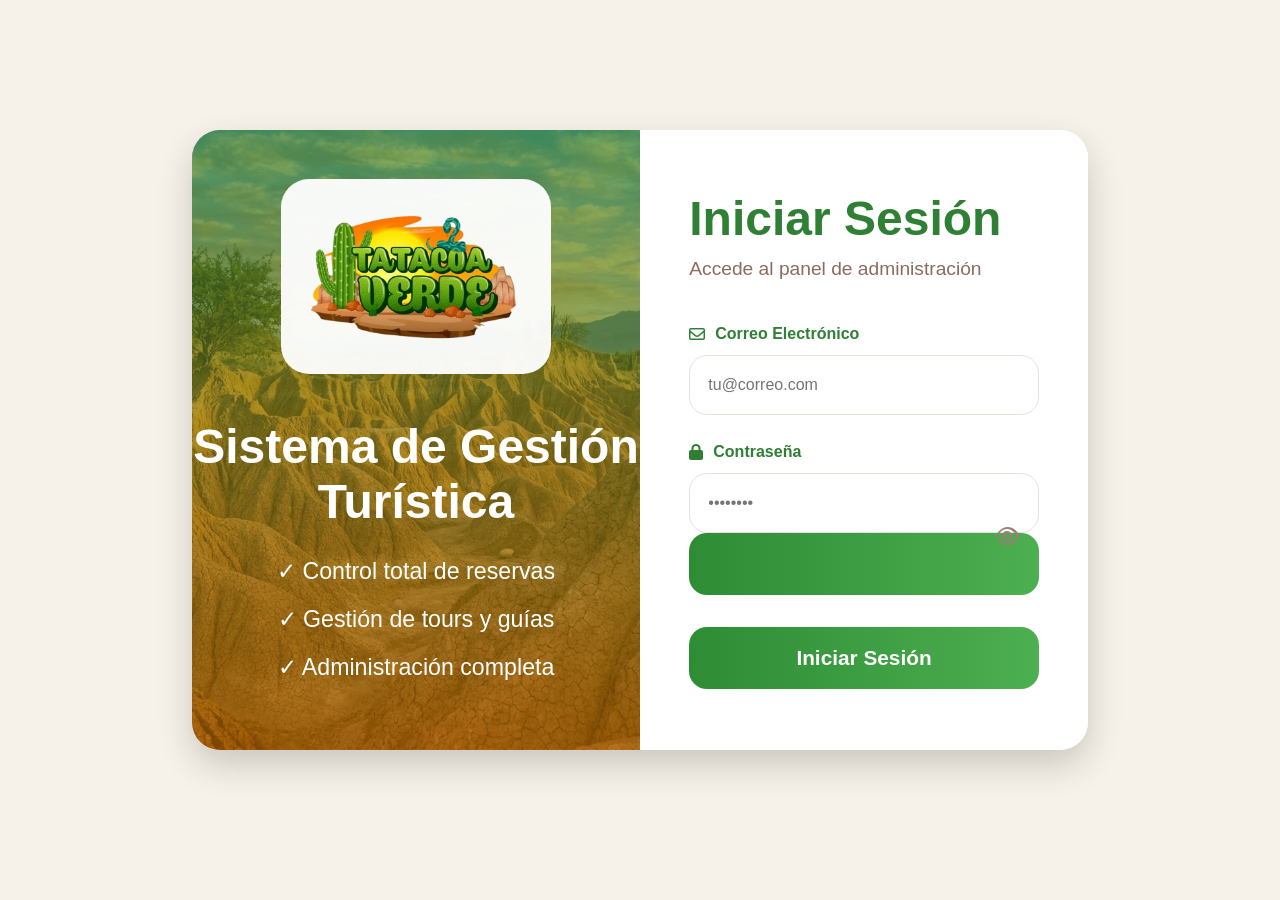
<file: login.html>
<!DOCTYPE html>
<html lang="es">
<head>
    <meta charset="UTF-8">
    <meta name="viewport" content="width=device-width, initial-scale=1.0">
    <title>Login Tatacoa Verde</title>
    <link rel="stylesheet"
    href="https://cdnjs.cloudflare.com/ajax/libs/font-awesome/6.5.1/css/all.min.css"/>
    <link rel="stylesheet" href="css/login.css">
</head>
<body>

    <section class="hero">
        <div class="hero-left">

            <div class="logo-box">
                <img src="assets/img/logo.png" alt="Tatacoa Verde">
            </div>

            <div class="hero-info">
                <h1>Sistema de Gestión Turística</h1>

                <ul>
                    <li>✓ Control total de reservas</li>
                    <li>✓ Gestión de tours y guías</li>
                    <li>✓ Administración completa</li>
                </ul>
            </div>

        </div>
        <div class="hero-right">

            <div class="login-content">

                <h2>Iniciar Sesión</h2>
                <p>Accede al panel de administración</p>
                
                <form>

                    <div class="input-group">
                        <label for="email">
                            <i class="fa-regular fa-envelope"></i>
                            Correo Electrónico
                        </label>

                        <input type="email" id="email" name="email" placeholder="tu@correo.com" autocomplete="email">
                    </div>

                    <div class="input-group">
                        <label for="password">
                            <i class="fa-solid fa-lock"></i>
                            Contraseña
                        </label>

                        <div class="password-box">
                            <input type="password" id="password" name="password" placeholder="••••••••" autocomplete="current-password">

                            <button type="button" aria-label="Mostrar contraseña" aria-pressed="false">
                                <i class="fa-regular fa-eye" aria-hidden="true"></i>
                            </button>
                        </div>
                    </div>

                    <button type="submit">
                        Iniciar Sesión
                    </button>

                </form>

            </div>

        </div>

    </section>
    <script src="js/login.js"></script>
</body>
</html>
</file>
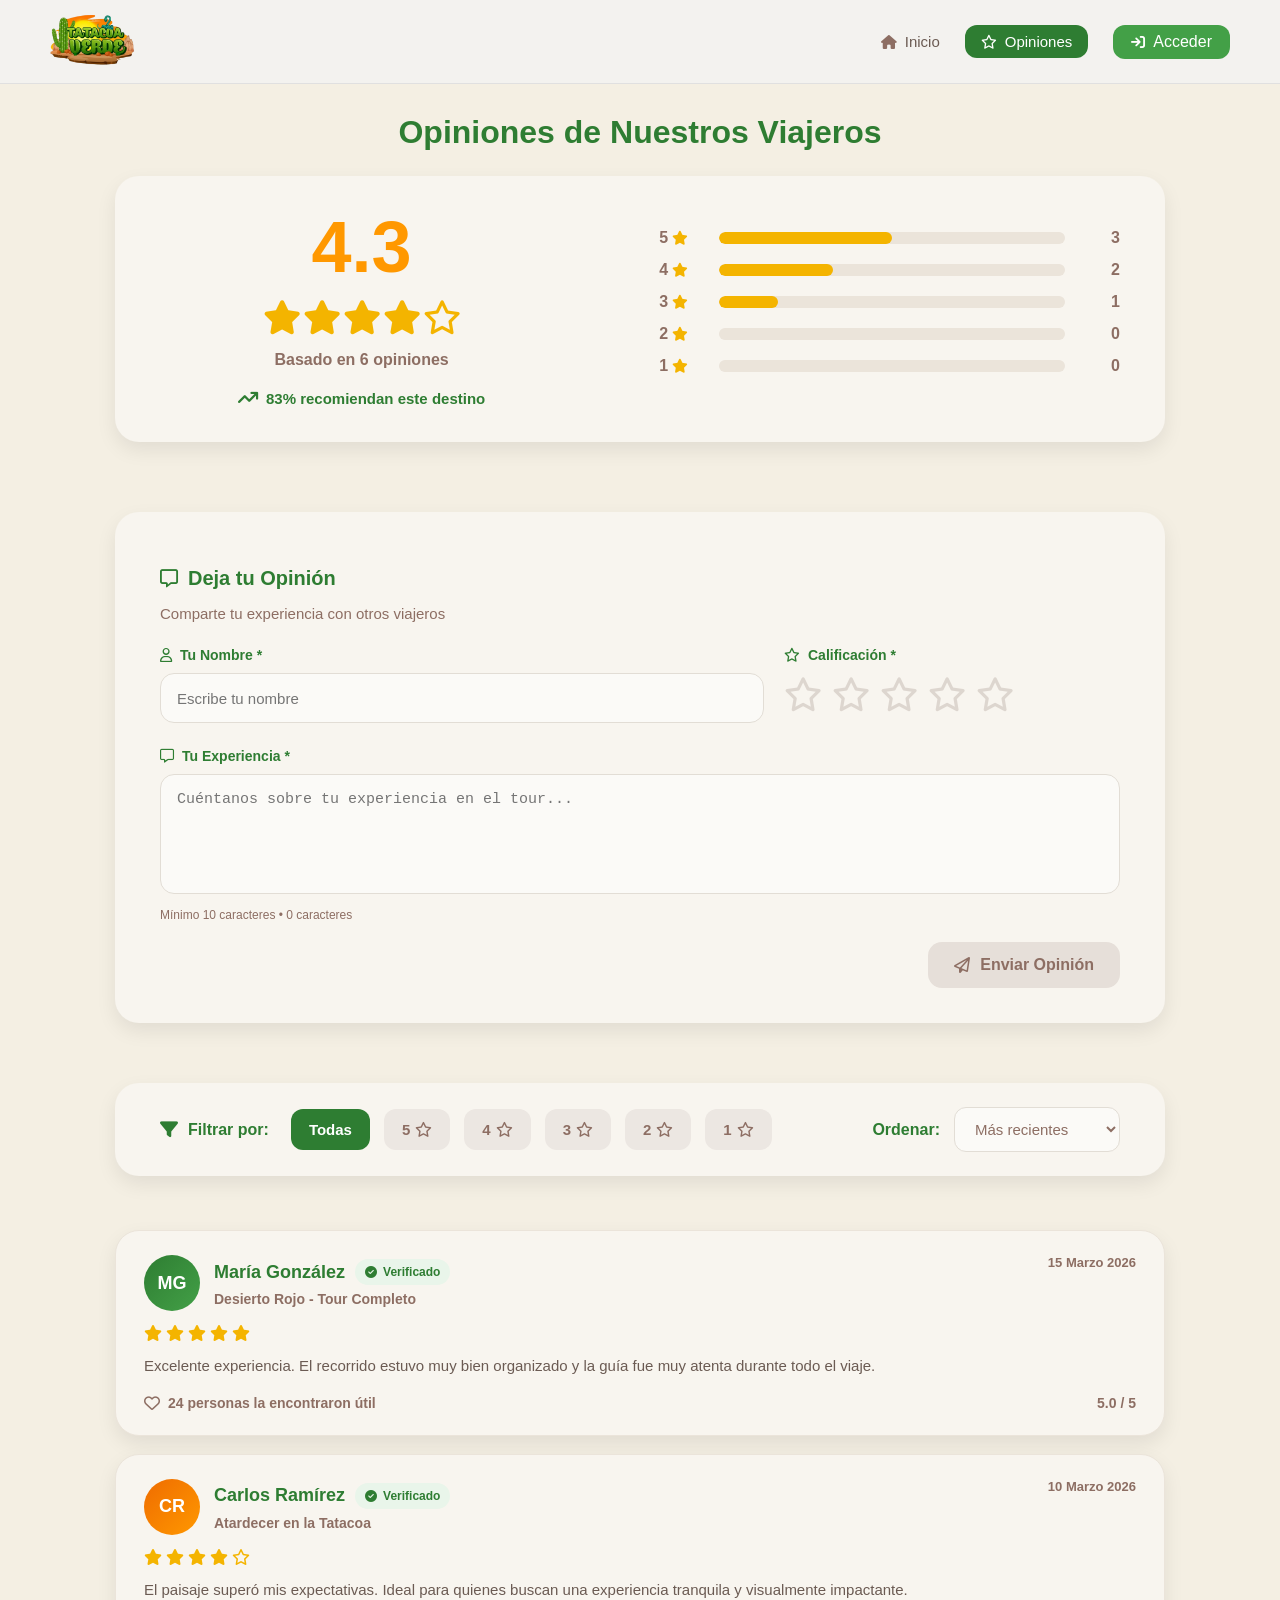
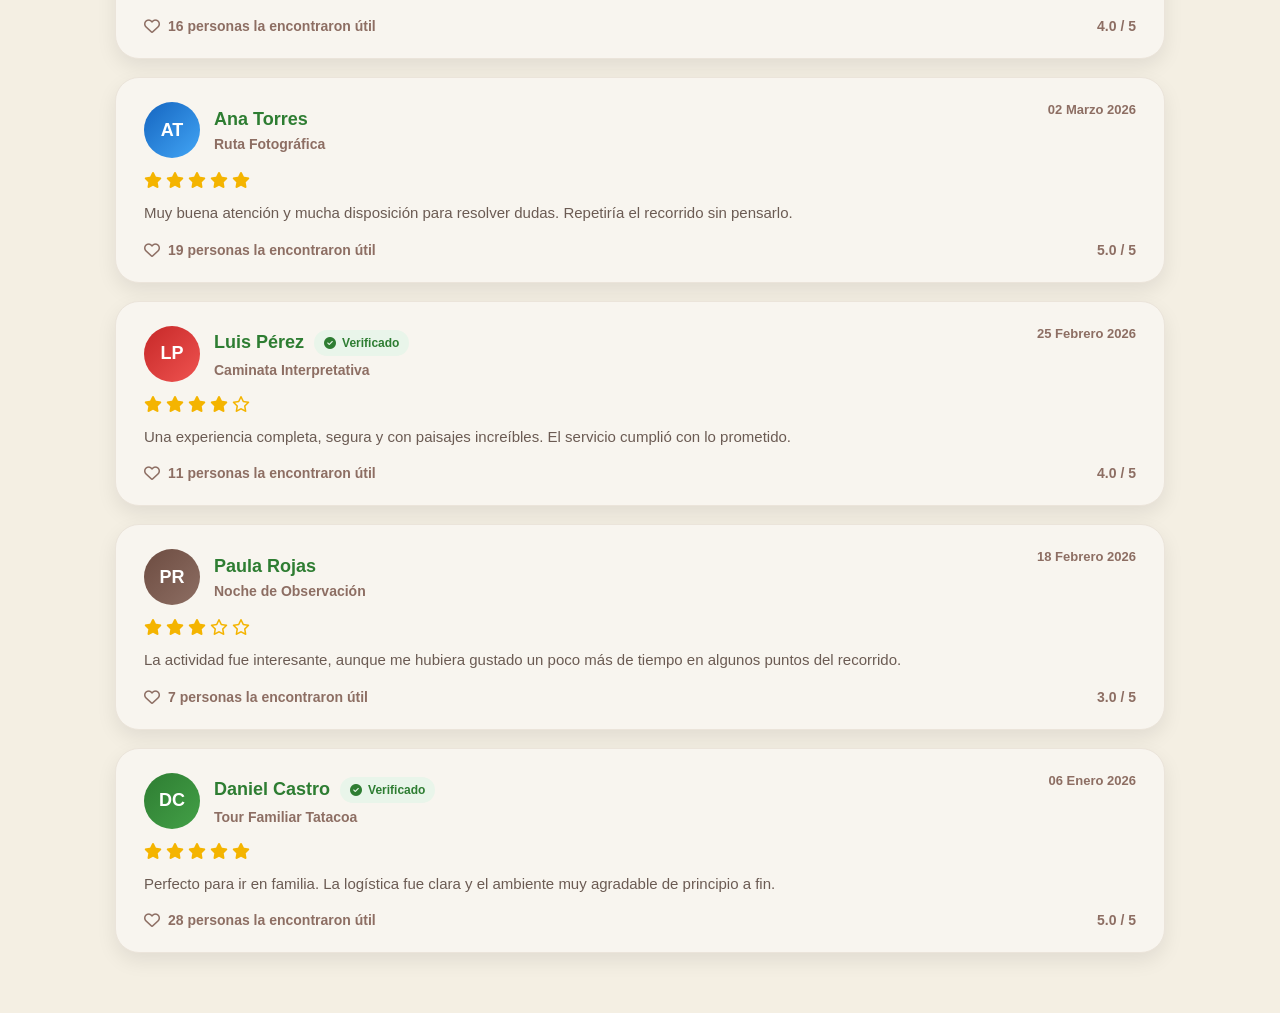
<file: opiniones.html>
<!DOCTYPE html>
<html lang="es">
    <head>
        <meta charset="utf-8">
        <meta name="viewport" content="width=device-width, initial-scale=1">
        <title>Tatacoa Verde</title>
        <link rel="stylesheet" href="css/styles.css">
        <link rel="stylesheet" href="https://cdnjs.cloudflare.com/ajax/libs/font-awesome/6.5.1/css/all.min.css">
        <script src="js/opiniones.js" defer></script>
    </head>
    <body>
        <!-- barra de navegación -->
        <header class="navbar">
            <div class="logo">
                <img src="assets/img/logo.png" alt="Tatacoa Verde">
            </div>
            <nav class="nav-links">

                <a href="index.html" class="nav-item">
                    <i class="fa-solid fa-house"></i>
                    Inicio
                </a>

                <a href="opiniones.html" class="nav-item active">
                    <i class="fa-regular fa-star"></i>
                    Opiniones
                </a>

                <a href="login.html" class="btn">
                    <i class="fa-solid fa-arrow-right-to-bracket"></i>
                    Acceder
                </a>

            </nav>
        </header>

        <section class="reviews-section">
            <div id="reviews-container"></div>
        </section>
        
    </body>

</html>
</file>
<file: css/login.css>
*{
    margin: 0;
    padding: 0;
    box-sizing: border-box;
}

body{
    font-family: Arial, Helvetica, sans-serif;
    background: #f7f2e9;
    min-height: 100vh;

    display: flex;
    justify-content: center;
    align-items: center;
}

/* CONTENEDOR PRINCIPAL */
.hero{
    margin: 50px auto 70px auto;
    width: 70%;
    height: 620px;

    border-radius: 28px;
    overflow: hidden;
    position: relative;

    display: flex;

    background: white;

    box-shadow: 0 15px 35px rgba(0, 0, 0, 0.18);
}

/* LADO IZQUIERDO */
.hero-left{
    width: 50%;
    height: 100%;

    position: relative;

    background-image:
        linear-gradient(
            rgba(51, 138, 46, 0.65),
            rgba(255, 153, 0, 0.45)
        ),
        url("../assets/img/fondo.png");

    background-repeat: no-repeat;
    background-size: cover;
    background-position: center 12%;

    display: flex;
    flex-direction: column;
    justify-content: center;
    align-items: center;
}

/* LOGO */
.logo-box{
    width: 270px;
    height: 195px;

    background: rgba(255,255,255,0.95);

    border-radius: 28px;

    display: flex;
    justify-content: center;
    align-items: center;

    margin-bottom: 45px;
}

.logo-box img{
    width: 210px;
    object-fit: contain;
}

/* TEXTO IZQUIERDO */
.hero-info{
    color: white;
    text-align: center;
}

.hero-info h1{
    font-size: 3rem;
    font-weight: 700;
    margin-bottom: 28px;
}

.hero-info ul{
    list-style: none;
}

.hero-info li{
    margin-bottom: 20px;
    font-size: 1.45rem;
}

/* LADO DERECHO */
.hero-right{
    width: 50%;
    background: #ffffff;

    display: flex;
    justify-content: center;
    align-items: center;
}

.login-content{
    width: 78%;
}

/* TITULOS */
.login-content h2{
    font-size: 3rem;
    color: #2f7f35;
    margin-bottom: 12px;
}

.login-content p{
    color: #8b6b5e;
    font-size: 1.2rem;
    margin-bottom: 45px;
}

/* INPUTS */
.input-group{
    margin-bottom: 28px;
}

.input-group label{
    display: flex;
    align-items: center;
    gap: 10px;

    color: #2f7f35;
    font-weight: 600;

    margin-bottom: 12px;
    font-size: 1rem;
}

.input-group input{
    width: 100%;
    height: 60px;

    border: 1px solid #e7e1dc;
    border-radius: 18px;

    padding: 0 18px;

    font-size: 1rem;
    outline: none;

    transition: 0.3s;
}

.input-group input:focus{
    border-color: #3d9d41;
}

/* PASSWORD */
.password-box{
    position: relative;
}

.password-box i{
    position: absolute;
    right: 20px;
    top: 50%;
    transform: translateY(-50%);

    color: #9b7f72;
    cursor: pointer;
}

/* BOTON */
button{
    width: 100%;
    height: 62px;

    border: none;
    border-radius: 18px;

    background: linear-gradient(to right, #2e8c35, #4caf50);

    color: white;
    font-size: 1.3rem;
    font-weight: 700;

    cursor: pointer;
    transition: 0.3s;
}

button:hover{
    transform: translateY(-2px);
    opacity: 0.95;
}

/* RESPONSIVE */
@media(max-width: 1200px){

    .hero{
        width: 90%;
    }

    .hero-info h1{
        font-size: 2.3rem;
    }
}

@media(max-width: 900px){

    .hero{
        flex-direction: column;
        height: auto;
    }

    .hero-left,
    .hero-right{
        width: 100%;
    }

    .hero-left{
        padding: 60px 20px;
    }

    .hero-right{
        padding: 60px 0;
    }

    .login-content{
        width: 85%;
    }

    .hero-info h1{
        font-size: 2rem;
    }

    .hero-info li{
        font-size: 1.1rem;
    }

    .login-content h2{
        font-size: 2.2rem;
    }
}
/* ALERTAS */
.alerta{
    width: 100%;

    padding: 16px 18px;
    margin-bottom: 22px;

    border-radius: 14px;

    font-size: 0.95rem;
    font-weight: 600;

    animation: aparecer 0.3s ease;
}

.alerta.success{
    background: #e5f7e7;
    color: #238636;
    border: 1px solid #9ad7a0;
}

.alerta.error{
    background: #ffe7e7;
    color: #c62828;
    border: 1px solid #f1a4a4;
}

/* ANIMACION */
@keyframes aparecer{

    from{
        opacity: 0;
        transform: translateY(-10px);
    }

    to{
        opacity: 1;
        transform: translateY(0);
    }

}
</file>
<file: css/styles.css>
/* GENERAL */
body {
    margin: 0;
    font-family: 'Segoe UI', sans-serif;
    background-color: #f5f3ef;
}
/* barra superior */
.navbar {
    display: flex;
    justify-content: space-between;
    align-items: center;
    padding: 12px 50px;
    background-color: #f3f2ef;
    border-bottom: 1px solid #e0e0e0;
}
/* LOGO */
.logo img {
    height: 55px;
}

/* CONTENEDOR LINKS */
.nav-links {
    display: flex;
    align-items: center;
    gap: 25px;
}

/* ITEMS GENERALES */
.nav-item {
    text-decoration: none;
    color: #6b5b53;
    font-weight: 500;
    display: flex;
    align-items: center;
    gap: 8px;
    font-size: 15px;
}

/* ICONOS */
.nav-links i {
    font-size: 14px;
}

/* ICONO Opiniones */
.nav-item i {
    color: #8d6e63;
}

/* BOTÓN (Inicio) */
.nav-item.active {
    background-color: #2e7d32;
    color: white;
    padding: 8px 16px;
    border-radius: 12px;
}

/* ICONO inicio */
.nav-item.active i {
    color: white;
}

/* BOTÓN ACCEDER */
.btn {
    text-decoration: none;
    background-color: #43a047;
    color: white;
    padding: 8px 18px;
    border-radius: 12px;
    display: flex;
    align-items: center;
    gap: 8px;
    font-weight: 500;
}

/* ICONO ACCEDER */
.btn i {
    color: white;
}
.nav-item:hover {
    opacity: 0.8;
}

.btn:hover {
    background-color: #388e3c;
}

/* imagen principal*/
.hero {
    margin: 50px auto 70px auto;  
    width: 70%;                  
    height: 420px;
    border-radius: 24px;         
    overflow: hidden;
    position: relative;

    background-image: url("../assets/img/fondo.png");
    background-repeat: no-repeat;
    background-size: cover;
    background-position: center 12%;

    box-shadow: 0 15px 35px rgba(0, 0, 0, 0.18);
}


/* CAPA DEGRADADA (EFECTO)*/
.hero::before {
    content: "";
    position: absolute;
    inset: 0;

    background: linear-gradient(
        to right,
        rgba(46, 125, 50, 0.75),
        rgba(255, 152, 0, 0.65),
        rgba(0, 0, 0, 0.3)
    );
}


/* CONTENIDO HERO*/
.hero-content {
    position: relative;
    color: white;
    padding: 60px;
    max-width: 600px;
}

.hero-content h1 {
    font-size: 42px;
    font-weight: 700;
    margin-bottom: 15px;
}

.hero-content p {
    font-size: 18px;
    opacity: 0.9;
    margin-bottom: 25px;
}

.hero-icons {
    display: flex;
    gap: 20px;
}

.hero-icons i {
    font-size: 22px;
    color: #ffb74d;
}

/* Busqueda de destinos */
.search-box {
    width: 67%;
    margin: -30px auto 40px auto;  
    background-color: #f5f4f2;
    padding: 25px;
    border-radius: 16px;

    box-shadow: 0 10px 25px rgba(0,0,0,0.1);
}


/* INPUT PRINCIPAL*/
.search-input {
    display: flex;
    align-items: center;
    gap: 10px;
    margin-bottom: 20px;
}

.search-input i {
    color: #2e7d32;
    font-size: 18px;
}

.search-input input {
    border: none;
    outline: none;
    width: 100%;
    font-size: 16px;
    background: transparent;
}


/* FILTROS (contenedor)*/
.filters {
    display: flex;
    gap: 20px;
    flex-wrap: wrap;
}


/* CADA FILTRO*/
.filter {
    flex: 1;
    display: flex;
    flex-direction: column;
    gap: 8px;
}

/* LABEL */
.filter label {
    font-size: 14px;
    color: #2e7d32;
    font-weight: 600;
    display: flex;
    align-items: center;
    gap: 6px;
}

/* SELECT */
.filter select {
    padding: 12px;
    border-radius: 10px;
    border: 1px solid #ddd;
    background-color: #f9f8f6;
    font-size: 14px;
    color: #6b5b53;
    outline: none;
}

/* destinos  */
.cards-section {
    background-color: #f8f7f5; 
    padding: 40px 0;
}


/* CONTENEDOR CARDS*/
.cards {
    width: 70%;
    margin: auto;
    display: flex;
    gap: 25px;
}


/* CARD */
.card {
    flex: 1;
    background: #f5f4f2;
    border-radius: 18px;
    overflow: hidden;
    box-shadow: 0 10px 25px rgba(0,0,0,0.1);
    transition: 0.3s;
}

.card:hover {
    transform: translateY(-5px);
}


/*IMAGEN */
.card-img {
    position: relative;
}

.card-img img {
    width: 100%;
    height: 200px;
    object-fit: cover;
}

/* PRECIO */
.price {
    position: absolute;
    top: 15px;
    right: 15px;
    background: #ff9800;
    color: white;
    padding: 6px 14px;
    border-radius: 20px;
    font-weight: 600;
}

/* DURACIÓN */
.duration {
    position: absolute;
    bottom: 10px;
    left: 15px;
    color: white;
    font-size: 14px;
}

/*CONTENIDO*/
.card-body {
    padding: 20px;
}

.title {
    font-size: 18px;
    margin-bottom: 8px;
}

.title.green {
    color: #2e7d32;
}

.title.orange {
    color: #f57c00;
}

.card-body p {
    font-size: 14px;
    color: #6b5b53;
    margin-bottom: 15px;
}


/* INFO */
.card-info {
    display: flex;
    justify-content: space-between;
    font-size: 14px;
    color: #6b5b53;
    margin-bottom: 15px;
}


/* BOTÓN */
.btn-detalles {
    display: block;
    text-align: center;
    text-decoration: none;
    padding: 12px;
    border-radius: 12px;
    background: linear-gradient(to right, #2e7d32, #43a047);
    color: white;
    font-weight: 600;

}

.card button:hover {
    opacity: 0.9;
}

   /*informacion de empresa */
 
   .footer {
    background-color: #f0ede7; /* 👈 más claro, combina con tu web */
    margin-top: 60px;
    padding: 40px 0 20px 0;
    border-top: 1px solid #e0e0e0;
}


/* CONTENEDOR */
.footer-container {
    width: 70%;
    margin: auto;
    display: flex;
    justify-content: space-between;
    gap: 40px;
}


/* COLUMNAS */
.footer-col {
    flex: 1;
}

.footer-col h3 {
    margin-bottom: 15px;
    color: #2e7d32; /* verde principal */
}

.footer-col p {
    font-size: 14px;
    color: #6b5b53;
    margin-bottom: 8px;
}


/* LOGO */
.footer-logo {
    width: 80px;
    margin-bottom: 10px;
}


/* PARTE INFERIOR */
.footer-bottom {
    margin-top: 30px;
    text-align: center;
    font-size: 14px;
    color: #6b5b53;
    border-top: 1px solid #ddd;
    padding-top: 15px;
}

/* utilidad para ocultar secciones sin usar inline styles */
.hidden {
    display: none !important;
}

/* Responsive: mobile primero */
@media (max-width: 767px) {
    .navbar { padding: 10px 16px; }
    .logo img { height: 48px; }
    .nav-links { gap: 12px; }
    .hero { width: 95%; height: 320px; margin: 30px auto; border-radius: 16px; }
    .hero-content { padding: 28px; max-width: 100%; }
    .hero-content h1 { font-size: 28px; }
    .search-box { width: 92%; margin: -20px auto 24px auto; padding: 18px; }
    .cards { width: 92%; flex-direction: column; gap: 18px; }
    .card-img img { height: 160px; }
    .footer-container { width: 92%; flex-direction: column; gap: 20px; }
}

@media (min-width: 768px) and (max-width: 1024px) {
    .hero { width: 90%; height: 360px; }
    .search-box { width: 85%; }
    .cards { width: 85%; }
}


/*opiniones */

.opiniones-section{
    background-color: #f4efe3;
    padding: 20px 20px 40px;
}
/* ========================================= */
/* TÍTULO */
/* ========================================= */

.opiniones-title{
    text-align: center;
    color: #2e7d32;
    font-size: 32px;
    font-weight: 800;
    margin-bottom: 25px;
    margin-top: 10px;
}
/* ========================================= */
/* TARJETA PRINCIPAL */
/* ========================================= */

.opiniones-card{
    width: 100%;
    max-width: 1050px;
    margin: auto;
    box-sizing: border-box;
    background-color: #f8f5ef;
    border-radius: 24px;
    padding: 35px 45px;
    display: flex;
    justify-content: space-between;
    align-items: center;
    box-shadow: 0 8px 20px rgba(0,0,0,0.08);
}

/* ========================================= */
/* COLUMNA IZQUIERDA */
/* ========================================= */

.rating-left{

    width: 42%;

    text-align: center;
}

/* NÚMERO */

.rating-number{

    font-size: 72px;

    color: #ff9800;

    margin: 0;

    font-weight: 800;

    line-height: 1;
}

/* ESTRELLAS */

.stars{

    margin: 18px 0 15px;
}

.stars i{

    color: #f4b400;

    font-size: 34px;

    margin: 0 1px;
}

/* TEXTO OPINIONES */

.rating-text{

    color: #8d6e63;

    font-size: 16px;

    font-weight: 600;

    margin-bottom: 20px;
}

/* RECOMENDACIÓN */

.recommendation{

    display: flex;

    justify-content: center;

    align-items: center;

    gap: 8px;

    color: #2e7d32;

    font-size: 15px;

    font-weight: 700;
}

/* ICONO RECOMENDACIÓN */

.recommendation i{

    font-size: 18px;
}

/* ========================================= */
/* COLUMNA DERECHA */
/* ========================================= */

.rating-right{

    width: 48%;
}

/* FILAS */

.rating-row{

    display: flex;

    align-items: center;

    gap: 15px;

    margin-bottom: 14px;
}
/* LABEL */

.rating-label{

    width: 45px;

    display: flex;

    align-items: center;

    gap: 4px;

    color: #8d6e63;

    font-weight: 600;
}

/* ICONOS LABEL */

.rating-label i{

    color: #f4b400;

    font-size: 14px;
}

/* BARRA GRIS */

.progress-bar{

    flex: 1;

    height: 12px;

    background-color: #ebe4da;

    border-radius: 20px;

    overflow: hidden;
}

/* BARRA AMARILLA */

.progress{

    height: 100%;

    background-color: #f4b400;

    border-radius: 20px;
}

/* NÚMEROS DERECHA */

.rating-count{

    width: 40px;

    text-align: right;

    color: #8d6e63;

    font-weight: 600;
}
/* ========================================= */
/* SECCIÓN FORMULARIO */
/* ========================================= */

.review-form-section{
    padding: 30px 20px 60px;
    background-color: #f4efe3;
}

/* ========================================= */
/* TARJETA */
/* ========================================= */

.review-card{
    width: 100%;
    max-width: 1050px;
    margin: auto;
    box-sizing: border-box;
    background-color: #f8f5ef;
    border-radius: 24px;
    padding: 35px 45px;
    box-shadow: 0 8px 20px rgba(0,0,0,0.08);
}

/* ========================================= */
/* TÍTULO */
/* ========================================= */

.review-title{

    display: flex;

    align-items: center;

    gap: 10px;

    color: #2e7d32;

    font-size: 20px;

    margin-bottom: 10px;
}

.review-title i{

    font-size: 18px;
}

/* ========================================= */
/* SUBTÍTULO */
/* ========================================= */

.review-subtitle{

    color: #8d6e63;

    margin-bottom: 25px;

    font-size: 15px;
}

/* ========================================= */
/* FILA SUPERIOR */
/* ========================================= */

.review-top{

    display: flex;

    gap: 20px;

    margin-bottom: 25px;
}

/* ========================================= */
/* INPUTS */
/* ========================================= */

.input-group{

    flex: 1;
}

.input-group label,
.rating-group label,
.textarea-group label{

    display: flex;

    align-items: center;

    gap: 8px;

    color: #2e7d32;

    font-size: 14px;

    font-weight: 600;

    margin-bottom: 10px;
}

/* INPUT */

.input-group input{

    width: 100%;

    height: 50px;

    border: 1px solid #e2ddd5;

    border-radius: 14px;

    padding: 0 16px;

    background-color: #fbfaf7;

    font-size: 15px;

    outline: none;

    box-sizing: border-box;
}

/* ========================================= */
/* CALIFICACIÓN */
/* ========================================= */

.rating-group{

    width: 35%;
}

.rating-stars{

    display: flex;

    gap: 10px;

    margin-top: 15px;
}

.rating-stars i{

    font-size: 34px;

    color: #ddd6cf;

    cursor: pointer;

    transition: 0.3s;
}

.rating-stars i:hover{

    color: #f4b400;
}

/* ========================================= */
/* TEXTAREA */
/* ========================================= */

.textarea-group{

    margin-bottom: 20px;
}

.textarea-group textarea{

    width: 100%;

    height: 120px;

    border: 1px solid #e2ddd5;

    border-radius: 14px;

    padding: 16px;

    resize: none;

    background-color: #fbfaf7;

    font-size: 15px;

    outline: none;

    box-sizing: border-box;
}

/* TEXTO PEQUEÑO */

.textarea-group small{

    display: block;

    margin-top: 10px;

    color: #8d6e63;

    font-size: 12px;
}

/* ========================================= */
/* BOTÓN */
/* ========================================= */

.button-container{

    display: flex;

    justify-content: flex-end;
}

/* BOTÓN ENVIAR */

.review-btn{

    background-color: #e6dfd9;

    color: #8d6e63;

    border: none;

    border-radius: 14px;

    padding: 14px 26px;

    font-size: 16px;

    font-weight: 600;

    display: flex;

    align-items: center;

    gap: 10px;

    cursor: pointer;

    transition: 0.3s;
}

/* HOVER BOTÓN */

.review-btn:hover{

    background-color: #d8cec6;
}
/* ========================================= */
/* SECCIÓN FILTROS */
/* ========================================= */

.filter-section{
    background-color: #f4efe3;
    padding: 0 20px 30px;
}

/* ========================================= */
/* TARJETA */
/* ========================================= */

.filter-card{
    width: 100%;
    max-width: 1050px;
    margin: auto;
    box-sizing: border-box;
    background-color: #f8f5ef;
    border-radius: 24px;
    padding: 24px 45px;
    display: flex;
    justify-content: space-between;
    align-items: center;
    box-shadow: 0 8px 20px rgba(0,0,0,0.08);
}

/* ========================================= */
/* IZQUIERDA */
/* ========================================= */

.filter-left{

    display: flex;

    align-items: center;

    gap: 22px;
}

/* TÍTULO */

.filter-title{

    display: flex;

    align-items: center;

    gap: 10px;

    color: #2e7d32;

    font-size: 16px;

    font-weight: 700;
}

/* ICONO */

.filter-title i{

    font-size: 18px;
}

/* ========================================= */
/* BOTONES */
/* ========================================= */

.filter-buttons{

    display: flex;

    gap: 14px;
}

/* BOTÓN */

.filter-btn{

    border: none;

    background-color: #ece7e2;

    color: #8d6e63;

    padding: 12px 18px;

    border-radius: 12px;

    font-size: 15px;

    font-weight: 600;

    cursor: pointer;

    display: flex;

    align-items: center;

    gap: 5px;

    transition: 0.3s;
}

/* BOTÓN ACTIVO */

.filter-btn.active{

    background-color: #2e7d32;

    color: white;
}

/* HOVER */

.filter-btn:hover{

    background-color: #dcd3cb;
}

/* HOVER ACTIVO */

.filter-btn.active:hover{

    background-color: #27682a;
}

/* ========================================= */
/* DERECHA */
/* ========================================= */

.filter-right{

    display: flex;

    align-items: center;

    gap: 14px;
}

/* LABEL */

.filter-right label{

    color: #2e7d32;

    font-size: 16px;

    font-weight: 700;
}

/* SELECT */

.filter-right select{

    border: 1px solid #e2ddd5;

    background-color: #fbfaf7;

    padding: 12px 16px;

    border-radius: 12px;

    font-size: 15px;

    color: #8d6e63;

    outline: none;

    cursor: pointer;
}

/* ========================================= */
/* OPINIONES DINÁMICAS */
/* ========================================= */

.reviews-section {
    background-color: #f4efe3;
}

.review-list-section {
    background-color: #f4efe3;
    padding: 0 20px 60px;
}

.review-list {
    width: 100%;
    max-width: 1050px;
    margin: 24px auto 0;
    display: grid;
    gap: 18px;
}

.review-item-card {
    width: 100%;
    box-sizing: border-box;
    background-color: #f8f5ef;
    border-radius: 24px;
    padding: 24px 28px;
    border: 1px solid #ebe4da;
    box-shadow: 0 8px 20px rgba(0, 0, 0, 0.08);
}

.review-item-header {
    display: flex;
    justify-content: space-between;
    align-items: flex-start;
    gap: 16px;
    margin-bottom: 14px;
}

.review-user {
    display: flex;
    align-items: center;
    gap: 14px;
    min-width: 0;
}

.review-avatar {
    width: 56px;
    height: 56px;
    border-radius: 50%;
    display: flex;
    align-items: center;
    justify-content: center;
    color: white;
    font-size: 18px;
    font-weight: 800;
    flex-shrink: 0;
}

.review-avatar.green {
    background: linear-gradient(135deg, #2e7d32, #43a047);
}

.review-avatar.orange {
    background: linear-gradient(135deg, #ef6c00, #ff9800);
}

.review-avatar.blue {
    background: linear-gradient(135deg, #1565c0, #42a5f5);
}

.review-avatar.red {
    background: linear-gradient(135deg, #c62828, #ef5350);
}

.review-avatar.brown {
    background: linear-gradient(135deg, #6d4c41, #8d6e63);
}

.review-user-copy {
    min-width: 0;
}

.review-user-line {
    display: flex;
    align-items: center;
    gap: 10px;
    flex-wrap: wrap;
}

.review-user-name {
    margin: 0;
    color: #2e7d32;
    font-size: 18px;
    font-weight: 700;
}

.review-badge {
    display: inline-flex;
    align-items: center;
    gap: 6px;
    padding: 6px 10px;
    border-radius: 999px;
    background-color: #e9f5ea;
    color: #2e7d32;
    font-size: 12px;
    font-weight: 700;
}

.review-experience {
    margin: 6px 0 0;
    color: #8d6e63;
    font-size: 14px;
    font-weight: 600;
}

.review-date {
    color: #8d6e63;
    font-size: 13px;
    font-weight: 600;
    white-space: nowrap;
}

.review-item-stars {
    display: flex;
    gap: 4px;
    color: #f4b400;
    margin-bottom: 12px;
}

.review-item-stars i {
    font-size: 16px;
}

.review-comment {
    margin: 0;
    color: #6b5b53;
    font-size: 15px;
    line-height: 1.7;
}

.review-item-footer {
    margin-top: 16px;
    display: flex;
    justify-content: space-between;
    align-items: center;
    gap: 12px;
    flex-wrap: wrap;
}

.review-item-meta {
    display: flex;
    align-items: center;
    gap: 8px;
    color: #2e7d32;
    font-size: 14px;
    font-weight: 600;
}

.review-item-score {
    color: #8d6e63;
    font-size: 14px;
    font-weight: 700;
}

/* Like button styles */
.review-like-btn {
    display: flex;
    align-items: center;
    gap: 8px;
    background: none;
    border: none;
    cursor: pointer;
    color: #8d6e63;
    font-size: 14px;
    font-weight: 600;
    padding: 0;
    transition: all 220ms ease;
}

.review-like-btn i {
    font-size: 16px;
    color: #8d6e63;
    transition: all 220ms ease;
}

.review-like-btn:hover {
    color: #ff6b6b;
}

.review-like-btn:hover i {
    color: #ff6b6b;
    transform: scale(1.15);
}

.review-like-btn.liked {
    color: #2e7d32;
}

.review-like-btn.liked i {
    color: #2e7d32;
    animation: heartBeat 400ms ease-in-out;
}

.review-like-btn .like-count {
    transition: color 220ms ease;
}

@keyframes heartBeat {
    0% {
        transform: scale(1);
    }
    25% {
        transform: scale(1.3);
    }
    50% {
        transform: scale(1.1);
    }
    75% {
        transform: scale(1.4);
    }
    100% {
        transform: scale(1);
    }
}

.review-empty {
    width: 100%;
    max-width: 1050px;
    margin: 24px auto 0;
    padding: 26px 28px;
    border-radius: 24px;
    box-sizing: border-box;
    background-color: #f8f5ef;
    box-shadow: 0 8px 20px rgba(0, 0, 0, 0.08);
    color: #8d6e63;
    text-align: center;
}

.rating-stars i.selected {
    color: #f4b400;
}

@media (max-width: 767px) {
    .opiniones-section,
    .review-form-section,
    .filter-section,
    .review-list-section {
        padding-left: 16px;
        padding-right: 16px;
    }

    .opiniones-card {
        padding: 24px 20px;
        flex-direction: column;
        align-items: stretch;
    }

    .rating-left,
    .rating-right {
        width: 100%;
    }

    .rating-right {
        margin-top: 18px;
    }

    .review-card {
        padding: 24px 20px;
    }

    .review-top {
        flex-direction: column;
        gap: 16px;
    }

    .rating-group {
        width: 100%;
    }

    .filter-card {
        padding: 20px;
        flex-direction: column;
        align-items: stretch;
        gap: 18px;
    }

    .filter-left,
    .filter-right {
        width: 100%;
        flex-direction: column;
        align-items: flex-start;
        gap: 14px;
    }

    .filter-buttons {
        flex-wrap: wrap;
    }

    .review-list {
        gap: 16px;
    }

    .review-item-card,
    .review-empty {
        padding: 20px;
    }

    .review-item-header {
        flex-direction: column;
    }

    .review-date {
        white-space: normal;
    }
}

@media (min-width: 768px) and (max-width: 1024px) {
    .opiniones-card {
        padding: 30px 32px;
    }

    .review-card {
        padding: 30px 32px;
    }

    .filter-card {
        padding: 22px 32px;
        flex-wrap: wrap;
        gap: 18px;
    }

    .review-list {
        gap: 18px;
    }
}
</file>
